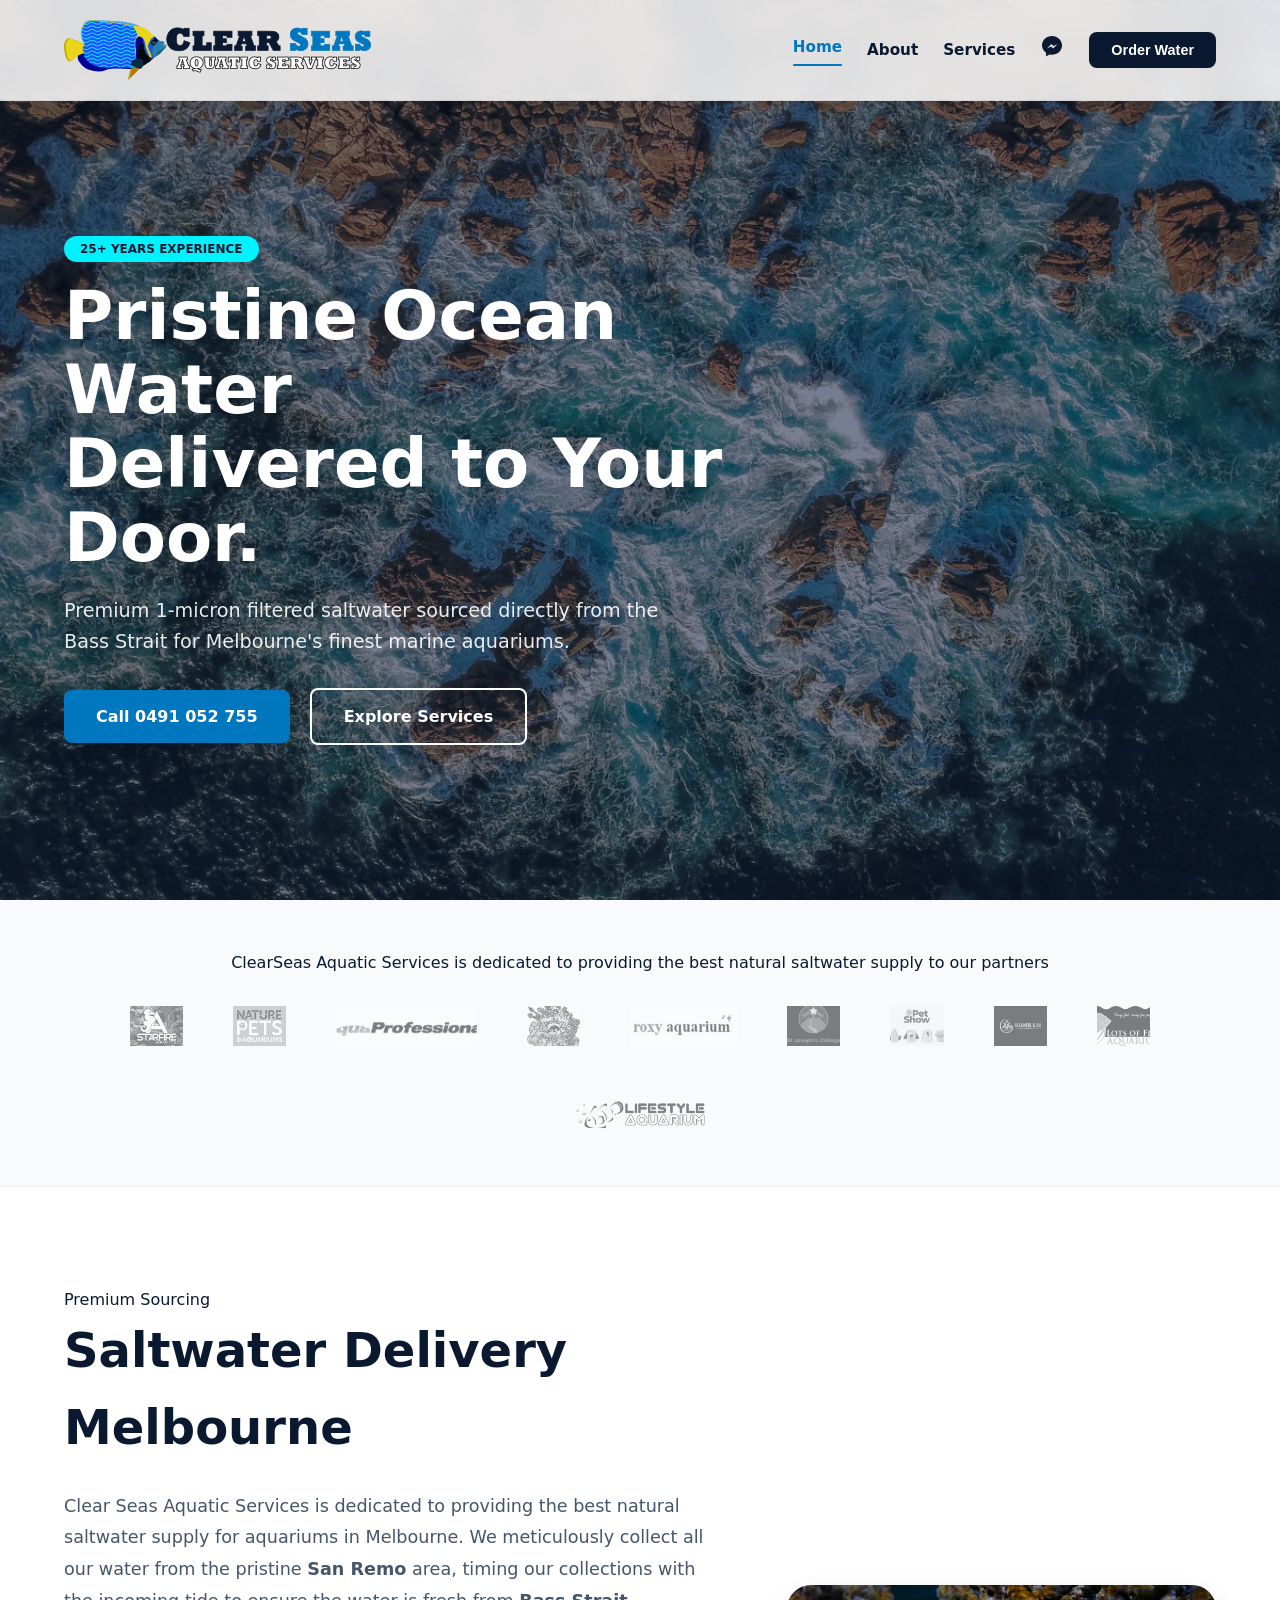
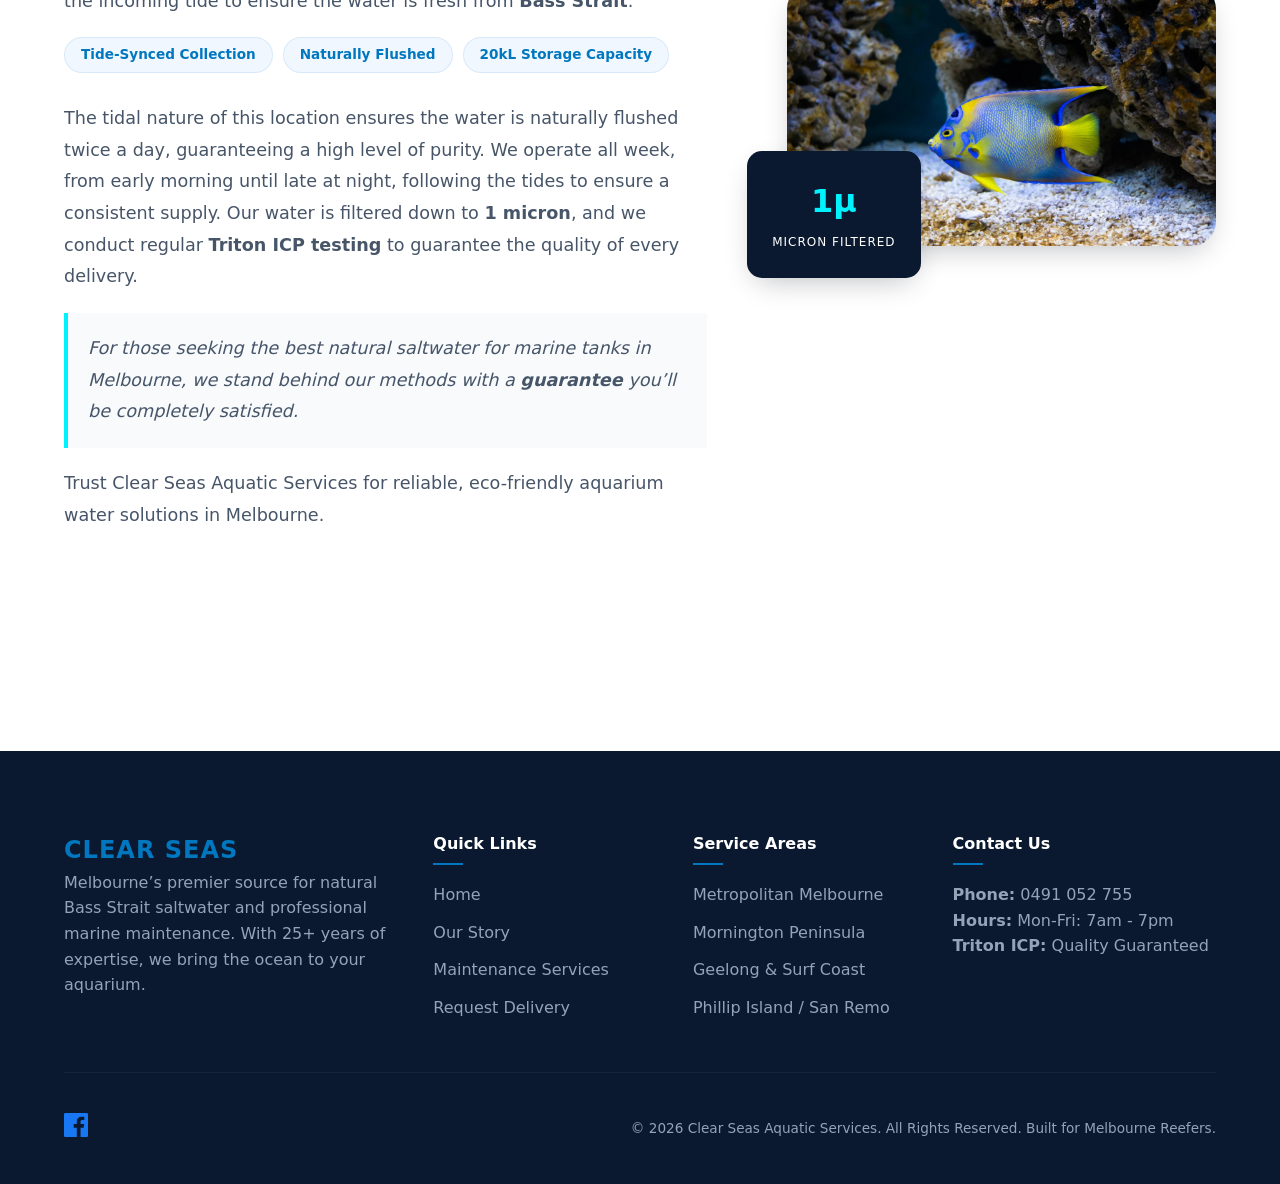
<file: index.html>
<!DOCTYPE html>
<html lang="en-AU">
<head>
    <meta charset="UTF-8">
    <meta name="viewport" content="width=device-width, initial-scale=1.0">
    
    <title>Clear Seas | Natural Saltwater & RODI Delivery Melbourne</title>
    <meta name="description" content="Premium Bass Strait saltwater delivery in Melbourne. Filtered to 1 micron & Triton ICP tested. Serving hobbyists and commercial aquariums.">
    
     <link rel="icon" type="image/png" sizes="16x15" href="img/ClearSeasAquaticServices-FavIcon.png">

       <!-- Social Media Meta Tags (Open Graph) -->
    <meta property="og:title" content="Clear Seas Aquatic Services | Melbourne Aquarium Maintenance">
    <meta property="og:description" content="Professional natural saltwater delivery and marine tank maintenance across Melbourne.">
    <meta property="og:image" content="https://www.clearseasaquatic.com.au/img/ClearSeas-Front-business-card.webp">
    <meta property="og:url" content="https://www.clearseasaquatic.com.au/index.html">
    <meta property="og:type" content="website">

    <script type="application/ld+json">
    {
      "@context": "https://schema.org",
      "@type": "LocalBusiness",
      "name": "Clear Seas Aquatic Services",
      "image": "https://clearseas.com.au/img/ClearSeas-Front-business-card.webp",
      "@id": "https://clearseas.com.au",
      "url": "https://clearseas.com.au",
      "telephone": "+61491052755",
      "priceRange": "$$",
      "address": {
        "@type": "PostalAddress",
        "streetAddress": "Sourced from San Remo",
        "addressLocality": "Melbourne",
        "addressRegion": "VIC",
        "postalCode": "3000",
        "addressCountry": "AU"
      },
      "geo": {
        "@type": "GeoCoordinates",
        "latitude": -37.8136,
        "longitude": 144.9631
      },
      "openingHoursSpecification": {
        "@type": "OpeningHoursSpecification",
        "dayOfWeek": ["Monday", "Tuesday", "Wednesday", "Thursday", "Friday"],
        "opens": "07:00",
        "closes": "19:00"
      },
      "sameAs": ["https://www.facebook.com/ClearSeasAquatic/"]
    }
    </script>

    <link rel="stylesheet" href="css/style2.css">
</head>

<body>
<header class="glass-nav">
    <nav class="container">
        <a href="index.html" class="logo-container">
            <img src="img/ClearSeas-Original-Logo2.webp" alt="Clear Seas Aquatic Services" class="nav-logo-img">
        </a>
        
        <input type="checkbox" id="nav-toggle" class="nav-toggle">
        <label for="nav-toggle" class="nav-toggle-label">
            <span></span>
        </label>

        <ul class="nav-links">
            <li><a href="index.html" class="active">Home</a></li>
            <li><a href="about.html">About</a></li>
            <li><a href="services.html">Services</a></li>
            <li>
                <a href="https://m.me/ClearSeasAquatic" class="messenger-nav" target="_blank" aria-label="Message us on Facebook">
                    <svg xmlns="http://www.w3.org/2000/svg" width="24" height="24" viewBox="0 0 24 24" fill="currentColor">
                        <path d="M12 2C6.477 2 2 6.145 2 11.258c0 2.908 1.462 5.498 3.746 7.151.196.142.31.366.31.603l-.008 2.308a.65.65 0 0 0 .937.584l2.56-1.341a.71.71 0 0 1 .462-.063c.644.18 1.32.276 2.014.276 5.523 0 10-4.145 10-9.258S17.523 2 12 2zm1.107 12.607l-2.071-2.204-4.043 2.204 4.444-4.721 2.128 2.204 3.986-2.204-4.444 4.721z"/>
                    </svg>
                </a>
            </li>
            <li><button id="openModal" class="btn-sm">Order Water</button></li>
        </ul>
    </nav>
</header>

    <main>
<section class="hero parallax" style="background-image: linear-gradient(rgba(10, 25, 47, 0.5), rgba(10, 25, 47, 0.5)), url('img/PhillipIslandVictoria.webp');">
    <div class="hero-content">
        <span class="badge">25+ Years Experience</span>
        <h1>Pristine Ocean Water <br>Delivered to Your Door.</h1>
        <p>Premium 1-micron filtered saltwater sourced directly from the Bass Strait for Melbourne's finest marine aquariums.</p>
        <div class="cta-group">
            <a href="tel:0491052755" class="btn-primary">Call 0491 052 755</a>
            <a href="services.html" class="btn-secondary">Explore Services</a>
        </div>
    </div>
</section>

        <section class="trust-bar">
            <div class="container">
                <p>ClearSeas Aquatic Services is dedicated to providing the best natural saltwater supply to our partners</p>
                <div class="logo-track">
                    <img src="img/StarfireAquatics.jpg" alt="Starfire Aquatics">
                    <img src="img/NaturePetsandAquariums.png" alt="Nature Aquariums">
                    <img src="img/AquaProfessionals.jpg" alt="AquaProfessionals">
                    <img src="img/FirstTimeReeferTV.jpg" alt="First Time Reefer TV">
                    <img src="img/RoxyAquarium.jpg" alt="Roxy Aquarium">
                    <img src="img/StJosephsCollegeFTG.jpg" alt="St. Joseph's College">
                    <img src="img/ThePetShow2024MelbourneShowGrounds.jpg" alt="The Pet Show Melbourne Showgrounds">
                    <img src="img/AtlantisandCo.png" alt="Atlantis and Co">
                    <img src="img/LotsOfFinsAquarium.png" alt="LotsOfFinsAquarium">
                    <img src="img/LifestyleAquarium.png" alt="LifestyleAquarium"
                </div>
            </div>
        </section>

        <section class="deep-dive">
    <div class="container grid-2">
        <div class="text-block">
            <span class="lead">Premium Sourcing</span>
            <h1>Saltwater Delivery Melbourne</h1>
            <p>
                Clear Seas Aquatic Services is dedicated to providing the best natural saltwater supply for aquariums in Melbourne. 
                We meticulously collect all our water from the pristine <strong>San Remo</strong> area, timing our collections with the incoming tide to ensure the water is fresh from <strong>Bass Strait</strong>.
            </p>
            
            <div class="feature-pills">
                <span>Tide-Synced Collection</span>
                <span>Naturally Flushed</span>
                <span>20kL Storage Capacity</span>
            </div>

            <p>
                The tidal nature of this location ensures the water is naturally flushed twice a day, guaranteeing a high level of purity. 
                We operate all week, from early morning until late at night, following the tides to ensure a consistent supply. 
                Our water is filtered down to <strong>1 micron</strong>, and we conduct regular <strong>Triton ICP testing</strong> to guarantee the quality of every delivery.
            </p>
            
            <p class="guarantee">
                For those seeking the best natural saltwater for marine tanks in Melbourne, we stand behind our methods with a <strong>guarantee</strong> you’ll be completely satisfied.
            </p>
            
            <p>Trust Clear Seas Aquatic Services for reliable, eco-friendly aquarium water solutions in Melbourne.</p>
        </div>
        
        <div class="image-block">
            <img src="img/QueenAngelfishMelbourne.webp" alt="San Remo Bass Strait Water Sourcing" class="side-img">
            <div class="stat-card">
                <span class="stat-number">1μ</span>
                <span class="stat-label">Micron Filtered</span>
            </div>
        </div>
    </div>

</section>
    </main>

<div id="modal" class="modal">
    <div class="modal-content">
        <span class="close-btn">&times;</span>
        <h2>Aquatic Service Request</h2>
        <p>Melbourne Metro & Regional Victoria</p>
        
        <form action="https://formspree.io/f/xeepblbe" method="POST" id="orderForm">
            
            <input type="text" name="_gotcha" style="display:none">

            <div class="form-group">
                <input type="text" name="name" placeholder="Your Name" required>
            </div>
            <div class="form-group">
                <input type="tel" name="phone" placeholder="Phone Number" required>
            </div>
            <div class="form-group">
                <input type="email" name="email" placeholder="Email Address" required>
            </div>
            <div class="form-group">
                <select name="service" required>
                    <option value="" disabled selected>Select Service</option>
                    <option value="Natural Saltwater">Natural Saltwater Delivery</option>
                    <option value="RODI Water">RODI Purified Water</option>
                    <option value="Maintenance">Professional Tank Maintenance</option>
                    <option value="Troubleshooting">System Troubleshooting</option>
                </select>
            </div>
            <div class="form-group">
                <input type="text" name="suburb" placeholder="Delivery Suburb" required>
            </div>
            <div class="form-group">
                <textarea name="message" placeholder="Additional Details (Tank size, specific needs...)" rows="3" style="width:100%; padding:12px; border-radius:8px; border:1px solid #e2e8f0; font-family:inherit;"></textarea>
            </div>
            
            <button type="submit" class="btn-primary full-width">Send Request</button>
        </form>
    </div>
</div>

        <footer class="main-footer">
    <div class="container footer-grid">
        <div class="footer-brand">
            <div class="logo"><span>CLEAR SEAS</span></div>
            <p>Melbourne’s premier source for natural Bass Strait saltwater and professional marine maintenance. With 25+ years of expertise, we bring the ocean to your aquarium.</p>
            
        </div>

        <div class="footer-links">
            <h4>Quick Links</h4>
            <ul>
                <li><a href="index.html">Home</a></li>
                <li><a href="about.html">Our Story</a></li>
                <li><a href="services.html">Maintenance Services</a></li>
                <li><a href="#openModal" id="footerCTA">Request Delivery</a></li>
            </ul>
        </div>

        <div class="footer-services">
            <h4>Service Areas</h4>
            <ul>
                <li>Metropolitan Melbourne</li>
                <li>Mornington Peninsula</li>
                <li>Geelong & Surf Coast</li>
                <li>Phillip Island / San Remo</li>
            </ul>
        </div>

        <div class="footer-contact">
            <h4>Contact Us</h4>
            <p><strong>Phone:</strong> <a href="tel:0491052755">0491 052 755</a></p>
            <p><strong>Hours:</strong> Mon-Fri: 7am - 7pm</p>
            <p><strong>Triton ICP:</strong> Quality Guaranteed</p>
        </div>
    </div>

    <div class="footer-bottom container">
        <a href="https://www.facebook.com/ClearSeasAquatic/" class="facebook-link" target="_blank">
    <svg xmlns="http://www.w3.org/2000/svg" width="24" height="24" viewBox="0 0 24 24" fill="#1877F2">
        <path d="M22.675 0h-21.35c-.732 0-1.325.593-1.325 1.325v21.351c0 .731.593 1.324 1.325 1.324h11.495v-9.294h-3.128v-3.622h3.128v-2.671c0-3.1 1.893-4.788 4.659-4.788 1.325 0 2.463.099 2.795.143v3.24l-1.918.001c-1.504 0-1.795.715-1.795 1.763v2.313h3.587l-.467 3.622h-3.12v9.293h6.116c.73 0 1.323-.593 1.323-1.324v-21.35c0-.732-.593-1.325-1.325-1.325z"/>
    </svg>
</a>
        <p>&copy; 2026 Clear Seas Aquatic Services. All Rights Reserved. Built for Melbourne Reefers.</p>
    </div>
</footer>

    <script src="js/main.js"></script>
</body>
</html>
</file>
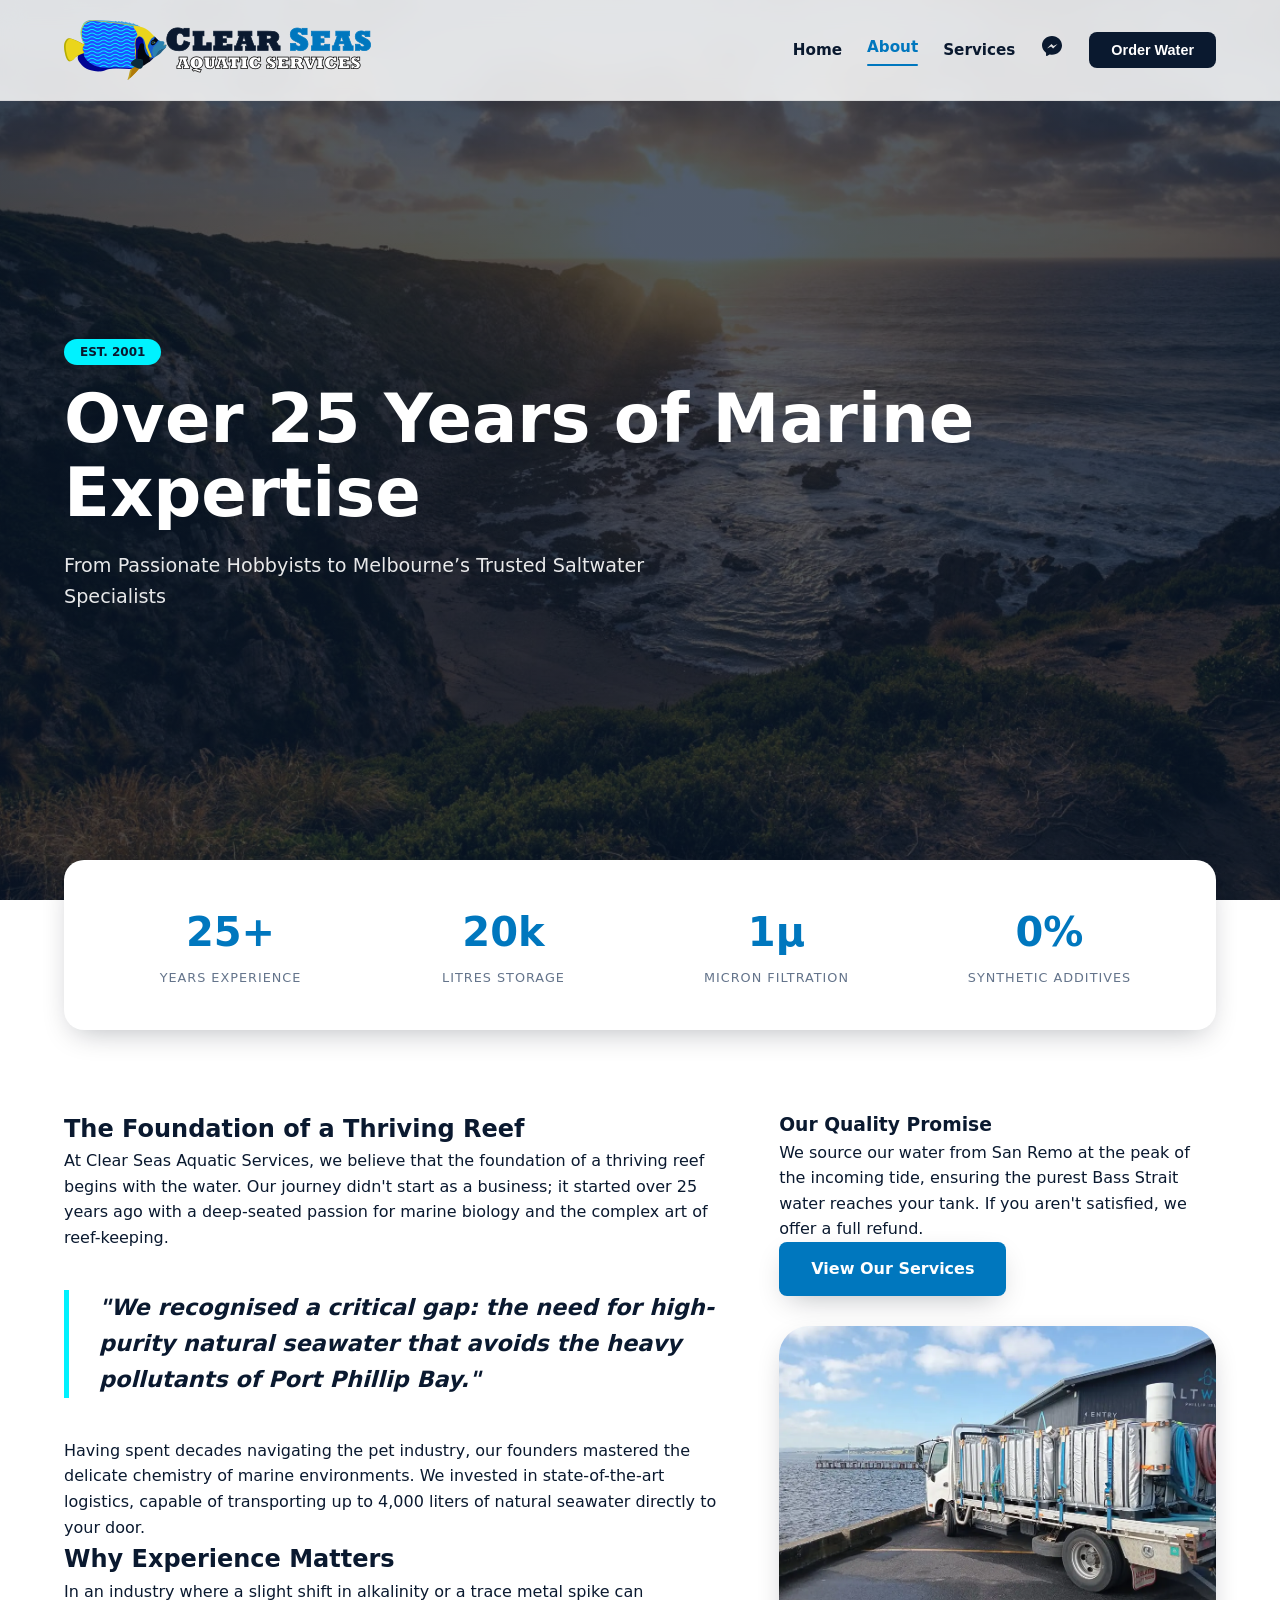
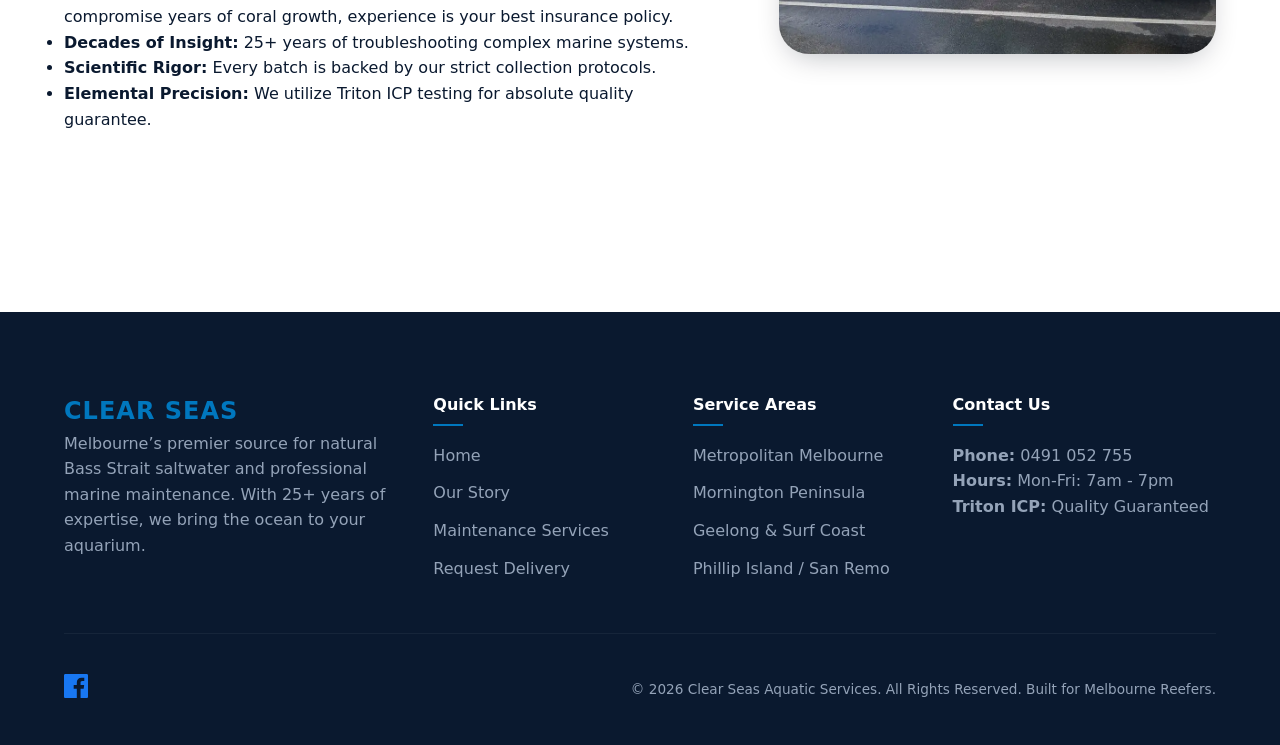
<file: about.html>
<!DOCTYPE html>
<html lang="en-AU">
<head>
    <meta charset="UTF-8">
    <meta name="viewport" content="width=device-width, initial-scale=1.0">
    <title>About Us | 25+ Years Marine Expertise | Clear Seas</title>

    <link rel="icon" type="image/png" sizes="16x15" href="img/ClearSeasAquaticServices-FavIcon.png">

       <!-- Social Media Meta Tags (Open Graph) -->
    <meta property="og:title" content="Clear Seas Aquatic Services | Melbourne Aquarium Maintenance">
    <meta property="og:description" content="Professional natural saltwater delivery and marine tank maintenance across Melbourne.">
    <meta property="og:image" content="https://www.clearseasaquatic.com.au/img/ClearSeas-Front-business-card.webp">
    <meta property="og:url" content="https://www.clearseasaquatic.com.au/index.html">
    <meta property="og:type" content="website">

    <script type="application/ld+json">
    {
      "@context": "https://schema.org",
      "@type": "AboutPage",
      "mainEntity": {
        "@type": "Organization",
        "name": "Clear Seas Aquatic Services",
        "description": "Marine aquarium specialists with over 25 years of experience in fish-keeping and natural seawater supply in Melbourne.",
        "foundingDate": "2001", 
        "knowsAbout": ["Marine Biology", "Aquarium Chemistry", "Reef Tank Maintenance", "Natural Seawater Filtration"]
      }
    }
    </script>

    <link rel="stylesheet" href="css/style2.css">
</head>
<body>
<header class="glass-nav">
    <nav class="container">
        <a href="index.html" class="logo-container">
            <img src="img/ClearSeas-Original-Logo2.webp" alt="Clear Seas Aquatic Services" class="nav-logo-img">
        </a>
        
        <input type="checkbox" id="nav-toggle" class="nav-toggle">
        <label for="nav-toggle" class="nav-toggle-label">
            <span></span>
        </label>

        <ul class="nav-links">
             <li><a href="index.html">Home</a></li>
            <li><a href="about.html" class="active">About</a></li>
            <li><a href="services.html">Services</a></li>
            <li>
                <a href="https://m.me/ClearSeasAquatic" class="messenger-nav" target="_blank" aria-label="Message us on Facebook">
                    <svg xmlns="http://www.w3.org/2000/svg" width="24" height="24" viewBox="0 0 24 24" fill="currentColor">
                        <path d="M12 2C6.477 2 2 6.145 2 11.258c0 2.908 1.462 5.498 3.746 7.151.196.142.31.366.31.603l-.008 2.308a.65.65 0 0 0 .937.584l2.56-1.341a.71.71 0 0 1 .462-.063c.644.18 1.32.276 2.014.276 5.523 0 10-4.145 10-9.258S17.523 2 12 2zm1.107 12.607l-2.071-2.204-4.043 2.204 4.444-4.721 2.128 2.204 3.986-2.204-4.444 4.721z"/>
                    </svg>
                </a>
            </li>
            <li><button id="openModal" class="btn-sm">Order Water</button></li>
        </ul>
    </nav>
</header>

<main class="sub-page">
    <section class="about-hero parallax" style="background-image: linear-gradient(rgba(10, 25, 47, 0.7), rgba(10, 25, 47, 0.7)), url('img/PhillipIslandVictoria2.webp');">
        <div class="container">
            <span class="badge">Est. 2001</span>
            <h1 class="white-text">Over 25 Years of Marine Expertise</h1>
            <p class="lead white-text">From Passionate Hobbyists to Melbourne’s Trusted Saltwater Specialists</p>
        </div>
    </section>

    <section class="stats-bar container">
        <div class="stat-item">
            <span class="stat-value">25+</span>
            <span class="stat-desc">Years Experience</span>
        </div>
        <div class="stat-item">
            <span class="stat-value">20k</span>
            <span class="stat-desc">Litres Storage</span>
        </div>
        <div class="stat-item">
            <span class="stat-value">1μ</span>
            <span class="stat-desc">Micron Filtration</span>
        </div>
        <div class="stat-item">
            <span class="stat-value">0%</span>
            <span class="stat-desc">Synthetic Additives</span>
        </div>
    </section>

    <section class="container content-grid-split">
        <div class="text-block">
            <h2>The Foundation of a Thriving Reef</h2>
            <p>At Clear Seas Aquatic Services, we believe that the foundation of a thriving reef begins with the water. Our journey didn't start as a business; it started over 25 years ago with a deep-seated passion for marine biology and the complex art of reef-keeping.</p>
            
            <div class="quote-block">
                "We recognised a critical gap: the need for high-purity natural seawater that avoids the heavy pollutants of Port Phillip Bay."
            </div>

            <p>Having spent decades navigating the pet industry, our founders mastered the delicate chemistry of marine environments. We invested in state-of-the-art logistics, capable of transporting up to 4,000 liters of natural seawater directly to your door.</p>
            
            <h2>Why Experience Matters</h2>
            <p>In an industry where a slight shift in alkalinity or a trace metal spike can compromise years of coral growth, experience is your best insurance policy.</p>
            
            <ul class="feature-list">
                <li><strong>Decades of Insight:</strong> 25+ years of troubleshooting complex marine systems.</li>
                <li><strong>Scientific Rigor:</strong> Every batch is backed by our strict collection protocols.</li>
                <li><strong>Elemental Precision:</strong> We utilize Triton ICP testing for absolute quality guarantee.</li>
            </ul>
        </div>

        <aside class="side-content">
            <div class="card highlight">
                <h3>Our Quality Promise</h3>
                <p>We source our water from San Remo at the peak of the incoming tide, ensuring the purest Bass Strait water reaches your tank. If you aren't satisfied, we offer a full refund.</p>
                <a href="services.html" class="btn-primary">View Our Services</a>
            </div>
            <img src="img/san-remo-collection.webp" alt="San Remo Collection Point" class="side-img-rounded">
        </aside>
    </section>
</main>

<div id="modal" class="modal">
    <div class="modal-content">
        <span class="close-btn">&times;</span>
        <h2>Aquatic Service Request</h2>
        <p>Melbourne Metro & Regional Victoria</p>
        
        <form action="https://formspree.io/f/xeepblbe" method="POST" id="orderForm">
            
            <input type="text" name="_gotcha" style="display:none">

            <div class="form-group">
                <input type="text" name="name" placeholder="Your Name" required>
            </div>
            <div class="form-group">
                <input type="tel" name="phone" placeholder="Phone Number" required>
            </div>
            <div class="form-group">
                <input type="email" name="email" placeholder="Email Address" required>
            </div>
            <div class="form-group">
                <select name="service" required>
                    <option value="" disabled selected>Select Service</option>
                    <option value="Natural Saltwater">Natural Saltwater Delivery</option>
                    <option value="RODI Water">RODI Purified Water</option>
                    <option value="Maintenance">Professional Tank Maintenance</option>
                    <option value="Troubleshooting">System Troubleshooting</option>
                </select>
            </div>
            <div class="form-group">
                <input type="text" name="suburb" placeholder="Delivery Suburb" required>
            </div>
            <div class="form-group">
                <textarea name="message" placeholder="Additional Details (Tank size, specific needs...)" rows="3" style="width:100%; padding:12px; border-radius:8px; border:1px solid #e2e8f0; font-family:inherit;"></textarea>
            </div>
            
            <button type="submit" class="btn-primary full-width">Send Request</button>
        </form>
    </div>
</div>

        <footer class="main-footer">
    <div class="container footer-grid">
        <div class="footer-brand">
            <div class="logo"><span>CLEAR SEAS</span></div>
            <p>Melbourne’s premier source for natural Bass Strait saltwater and professional marine maintenance. With 25+ years of expertise, we bring the ocean to your aquarium.</p>
            
        </div>

        <div class="footer-links">
            <h4>Quick Links</h4>
            <ul>
                <li><a href="index.html">Home</a></li>
                <li><a href="about.html">Our Story</a></li>
                <li><a href="services.html">Maintenance Services</a></li>
                <li><a href="#openModal" id="footerCTA">Request Delivery</a></li>
            </ul>
        </div>

        <div class="footer-services">
            <h4>Service Areas</h4>
            <ul>
                <li>Metropolitan Melbourne</li>
                <li>Mornington Peninsula</li>
                <li>Geelong & Surf Coast</li>
                <li>Phillip Island / San Remo</li>
            </ul>
        </div>

        <div class="footer-contact">
            <h4>Contact Us</h4>
            <p><strong>Phone:</strong> <a href="tel:0491052755">0491 052 755</a></p>
            <p><strong>Hours:</strong> Mon-Fri: 7am - 7pm</p>
            <p><strong>Triton ICP:</strong> Quality Guaranteed</p>
        </div>
    </div>

    <div class="footer-bottom container">
        <a href="https://www.facebook.com/ClearSeasAquatic/" class="facebook-link" target="_blank">
    <svg xmlns="http://www.w3.org/2000/svg" width="24" height="24" viewBox="0 0 24 24" fill="#1877F2">
        <path d="M22.675 0h-21.35c-.732 0-1.325.593-1.325 1.325v21.351c0 .731.593 1.324 1.325 1.324h11.495v-9.294h-3.128v-3.622h3.128v-2.671c0-3.1 1.893-4.788 4.659-4.788 1.325 0 2.463.099 2.795.143v3.24l-1.918.001c-1.504 0-1.795.715-1.795 1.763v2.313h3.587l-.467 3.622h-3.12v9.293h6.116c.73 0 1.323-.593 1.323-1.324v-21.35c0-.732-.593-1.325-1.325-1.325z"/>
    </svg>
</a>
        <p>&copy; 2026 Clear Seas Aquatic Services. All Rights Reserved. Built for Melbourne Reefers.</p>
    </div>
</footer>

    <script src="js/main.js"></script>
</body>
</html>
</file>
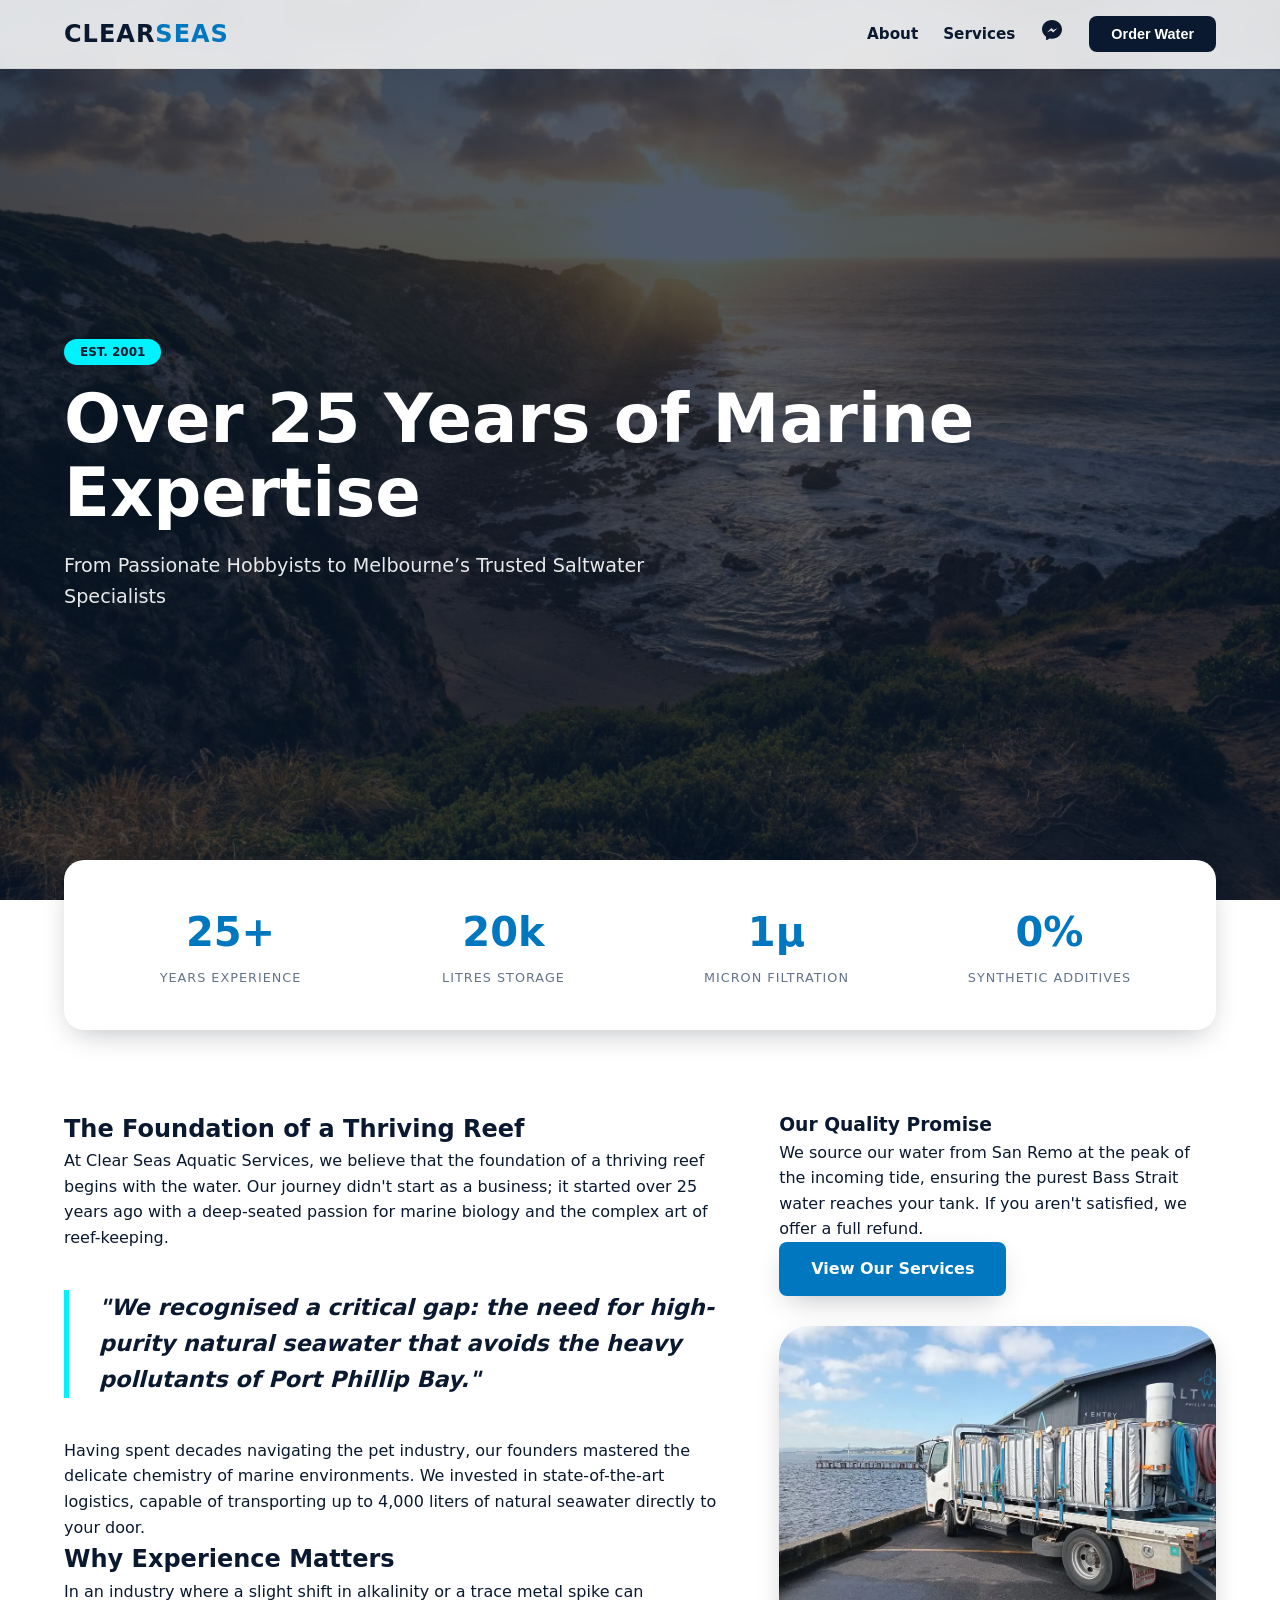
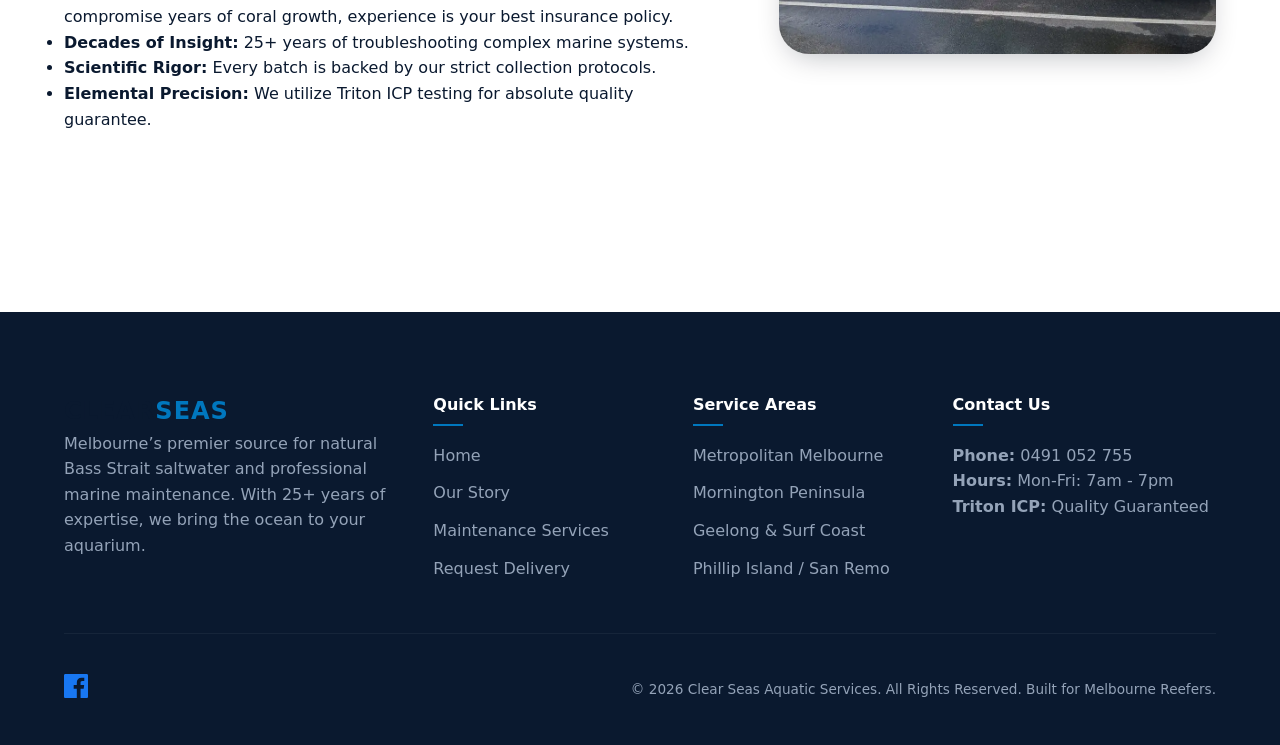
<file: about2.html>
<!DOCTYPE html>
<html lang="en-AU">
<head>
    <meta charset="UTF-8">
    <meta name="viewport" content="width=device-width, initial-scale=1.0">
    <title>About Us | 25+ Years Marine Expertise | Clear Seas</title>

    <link rel="icon" type="image/png" sizes="16x15" href="img/ClearSeasAquaticServices-FavIcon.png">

    <script type="application/ld+json">
    {
      "@context": "https://schema.org",
      "@type": "AboutPage",
      "mainEntity": {
        "@type": "Organization",
        "name": "Clear Seas Aquatic Services",
        "description": "Marine aquarium specialists with over 25 years of experience in fish-keeping and natural seawater supply in Melbourne.",
        "foundingDate": "2001", 
        "knowsAbout": ["Marine Biology", "Aquarium Chemistry", "Reef Tank Maintenance", "Natural Seawater Filtration"]
      }
    }
    </script>

    <link rel="stylesheet" href="css/style2.css">
</head>
<body>
<header class="glass-nav">
    <nav class="container">
        <a href="index.html" class="logo">CLEAR<span>SEAS</span></a>
        
        <input type="checkbox" id="nav-toggle" class="nav-toggle">
        <label for="nav-toggle" class="nav-toggle-label">
            <span></span>
        </label>

        <ul class="nav-links">
            <li><a href="about.html">About</a></li>
            <li><a href="services.html">Services</a></li>
            <li>
                <a href="https://m.me/ClearSeasAquatic" class="messenger-nav" target="_blank" aria-label="Message us on Facebook">
                    <svg xmlns="http://www.w3.org/2000/svg" width="24" height="24" viewBox="0 0 24 24" fill="currentColor">
                        <path d="M12 2C6.477 2 2 6.145 2 11.258c0 2.908 1.462 5.498 3.746 7.151.196.142.31.366.31.603l-.008 2.308a.65.65 0 0 0 .937.584l2.56-1.341a.71.71 0 0 1 .462-.063c.644.18 1.32.276 2.014.276 5.523 0 10-4.145 10-9.258S17.523 2 12 2zm1.107 12.607l-2.071-2.204-4.043 2.204 4.444-4.721 2.128 2.204 3.986-2.204-4.444 4.721z"/>
                    </svg>
                </a>
            </li>
            <li><button id="openModal" class="btn-sm">Order Water</button></li>
        </ul>
    </nav>
</header>

<main class="sub-page">
    <section class="about-hero parallax" style="background-image: linear-gradient(rgba(10, 25, 47, 0.7), rgba(10, 25, 47, 0.7)), url('img/PhillipIslandVictoria2.webp');">
        <div class="container">
            <span class="badge">Est. 2001</span>
            <h1 class="white-text">Over 25 Years of Marine Expertise</h1>
            <p class="lead white-text">From Passionate Hobbyists to Melbourne’s Trusted Saltwater Specialists</p>
        </div>
    </section>

    <section class="stats-bar container">
        <div class="stat-item">
            <span class="stat-value">25+</span>
            <span class="stat-desc">Years Experience</span>
        </div>
        <div class="stat-item">
            <span class="stat-value">20k</span>
            <span class="stat-desc">Litres Storage</span>
        </div>
        <div class="stat-item">
            <span class="stat-value">1μ</span>
            <span class="stat-desc">Micron Filtration</span>
        </div>
        <div class="stat-item">
            <span class="stat-value">0%</span>
            <span class="stat-desc">Synthetic Additives</span>
        </div>
    </section>

    <section class="container content-grid-split">
        <div class="text-block">
            <h2>The Foundation of a Thriving Reef</h2>
            <p>At Clear Seas Aquatic Services, we believe that the foundation of a thriving reef begins with the water. Our journey didn't start as a business; it started over 25 years ago with a deep-seated passion for marine biology and the complex art of reef-keeping.</p>
            
            <div class="quote-block">
                "We recognised a critical gap: the need for high-purity natural seawater that avoids the heavy pollutants of Port Phillip Bay."
            </div>

            <p>Having spent decades navigating the pet industry, our founders mastered the delicate chemistry of marine environments. We invested in state-of-the-art logistics, capable of transporting up to 4,000 liters of natural seawater directly to your door.</p>
            
            <h2>Why Experience Matters</h2>
            <p>In an industry where a slight shift in alkalinity or a trace metal spike can compromise years of coral growth, experience is your best insurance policy.</p>
            
            <ul class="feature-list">
                <li><strong>Decades of Insight:</strong> 25+ years of troubleshooting complex marine systems.</li>
                <li><strong>Scientific Rigor:</strong> Every batch is backed by our strict collection protocols.</li>
                <li><strong>Elemental Precision:</strong> We utilize Triton ICP testing for absolute quality guarantee.</li>
            </ul>
        </div>

        <aside class="side-content">
            <div class="card highlight">
                <h3>Our Quality Promise</h3>
                <p>We source our water from San Remo at the peak of the incoming tide, ensuring the purest Bass Strait water reaches your tank. If you aren't satisfied, we offer a full refund.</p>
                <a href="services.html" class="btn-primary">View Our Services</a>
            </div>
            <img src="img/san-remo-collection.webp" alt="San Remo Collection Point" class="side-img-rounded">
        </aside>
    </section>
</main>

        <footer class="main-footer">
    <div class="container footer-grid">
        <div class="footer-brand">
            <div class="logo">CLEAR<span>SEAS</span></div>
            <p>Melbourne’s premier source for natural Bass Strait saltwater and professional marine maintenance. With 25+ years of expertise, we bring the ocean to your aquarium.</p>
            
        </div>

        <div class="footer-links">
            <h4>Quick Links</h4>
            <ul>
                <li><a href="index.html">Home</a></li>
                <li><a href="about.html">Our Story</a></li>
                <li><a href="services.html">Maintenance Services</a></li>
                <li><a href="#openModal" id="footerCTA">Request Delivery</a></li>
            </ul>
        </div>

        <div class="footer-services">
            <h4>Service Areas</h4>
            <ul>
                <li>Metropolitan Melbourne</li>
                <li>Mornington Peninsula</li>
                <li>Geelong & Surf Coast</li>
                <li>Phillip Island / San Remo</li>
            </ul>
        </div>

        <div class="footer-contact">
            <h4>Contact Us</h4>
            <p><strong>Phone:</strong> <a href="tel:0491052755">0491 052 755</a></p>
            <p><strong>Hours:</strong> Mon-Fri: 7am - 7pm</p>
            <p><strong>Triton ICP:</strong> Quality Guaranteed</p>
        </div>
    </div>

    <div class="footer-bottom container">
        <a href="https://www.facebook.com/ClearSeasAquatic/" class="facebook-link" target="_blank">
    <svg xmlns="http://www.w3.org/2000/svg" width="24" height="24" viewBox="0 0 24 24" fill="#1877F2">
        <path d="M22.675 0h-21.35c-.732 0-1.325.593-1.325 1.325v21.351c0 .731.593 1.324 1.325 1.324h11.495v-9.294h-3.128v-3.622h3.128v-2.671c0-3.1 1.893-4.788 4.659-4.788 1.325 0 2.463.099 2.795.143v3.24l-1.918.001c-1.504 0-1.795.715-1.795 1.763v2.313h3.587l-.467 3.622h-3.12v9.293h6.116c.73 0 1.323-.593 1.323-1.324v-21.35c0-.732-.593-1.325-1.325-1.325z"/>
    </svg>
</a>
        <p>&copy; 2026 Clear Seas Aquatic Services. All Rights Reserved. Built for Melbourne Reefers.</p>
    </div>
</footer>

    <script src="js/main.js"></script>
</body>
</html>
</file>
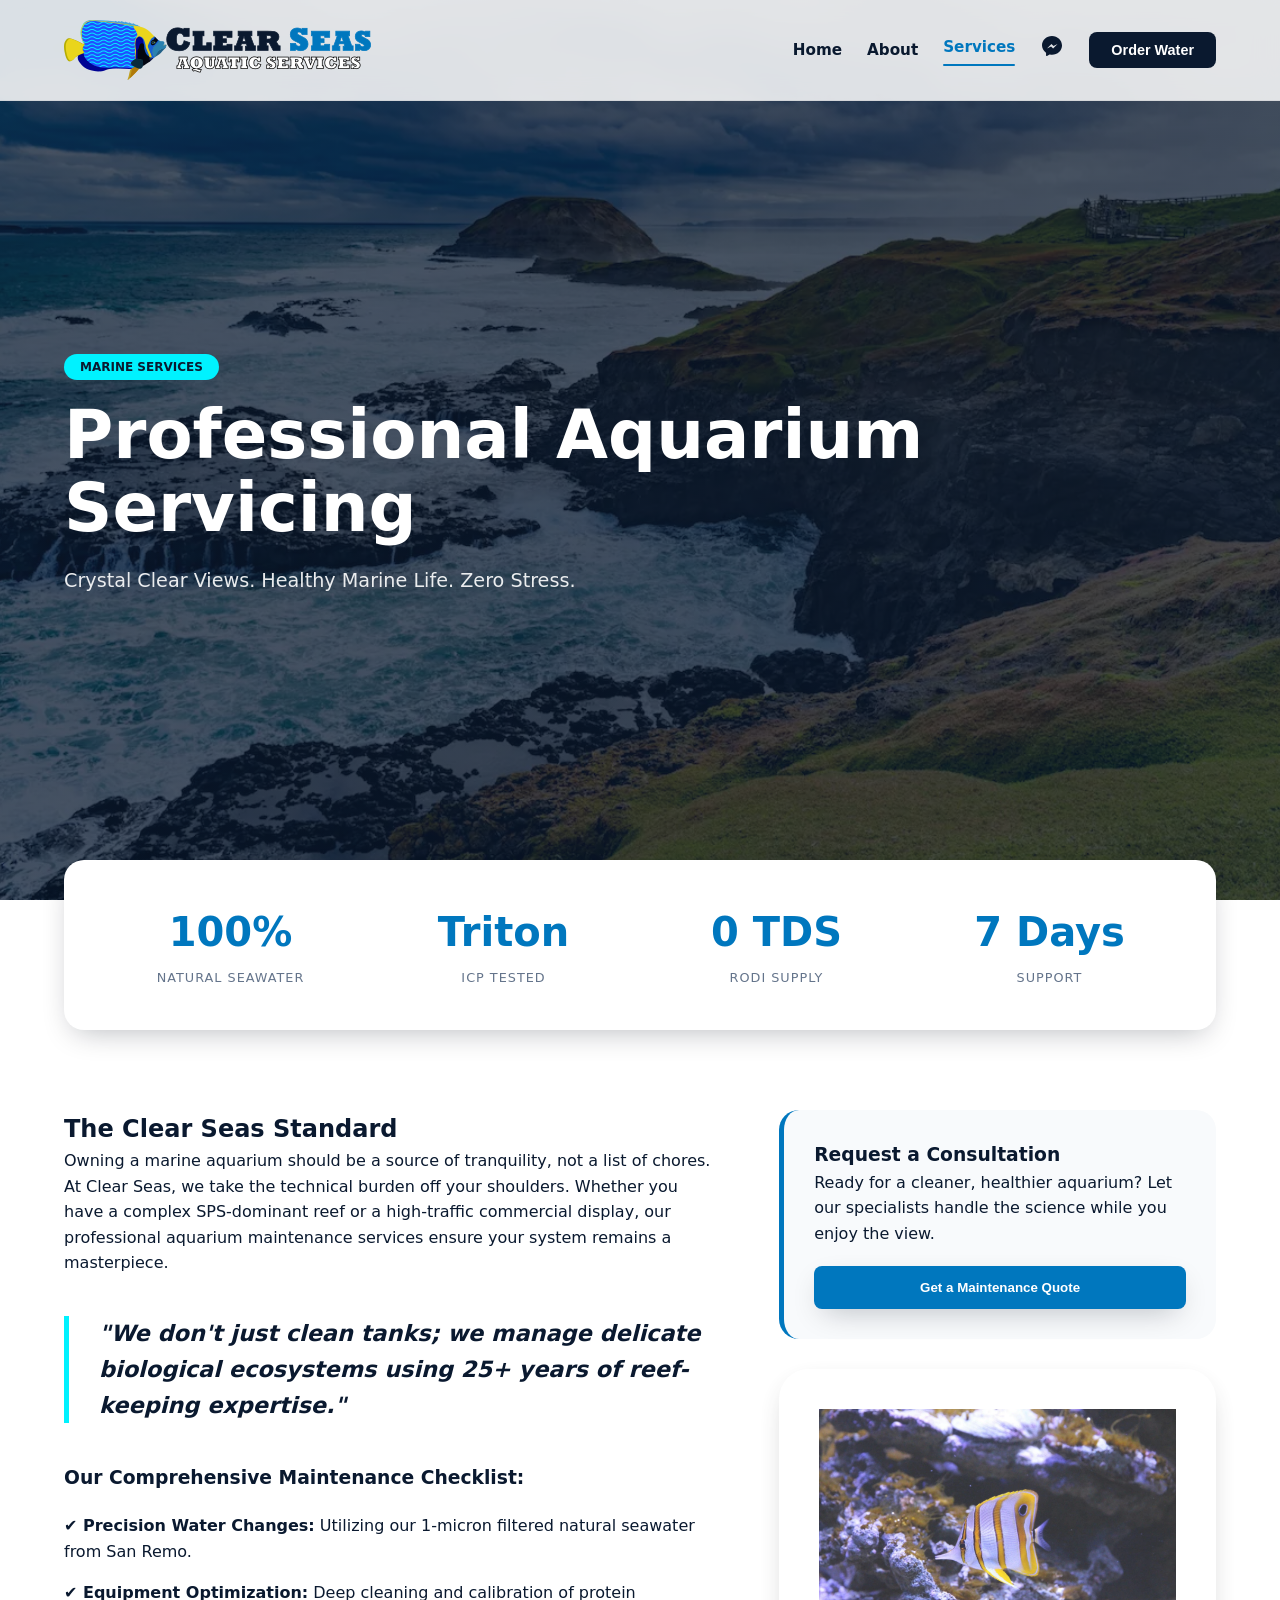
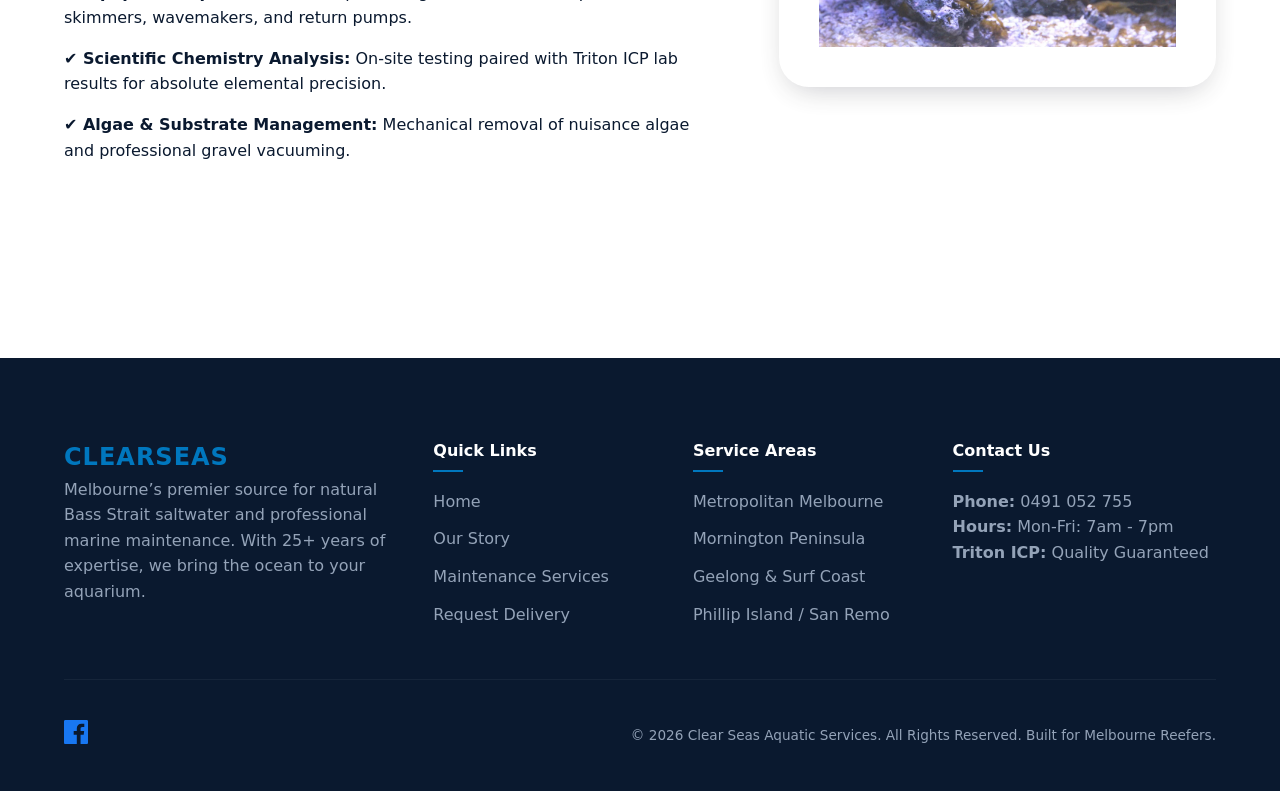
<file: services.html>
<!DOCTYPE html>
<html lang="en-AU">
<head>
    <meta charset="UTF-8">
    <meta name="viewport" content="width=device-width, initial-scale=1.0">
    <title>Aquarium Maintenance Melbourne | Professional Tank Cleaning</title>
    
    <link rel="icon" type="image/png" sizes="16x15" href="img/ClearSeasAquaticServices-FavIcon.png">

       <!-- Social Media Meta Tags (Open Graph) -->
    <meta property="og:title" content="Clear Seas Aquatic Services | Melbourne Aquarium Maintenance">
    <meta property="og:description" content="Professional natural saltwater delivery and marine tank maintenance across Melbourne.">
    <meta property="og:image" content="https://www.clearseasaquatic.com.au/img/ClearSeas-Front-business-card.webp">
    <meta property="og:url" content="https://www.clearseasaquatic.com.au/index.html">
    <meta property="og:type" content="website">

    <script type="application/ld+json">
    {
      "@context": "https://schema.org",
      "@type": "Service",
      "serviceType": "Aquarium Maintenance",
      "provider": {
        "@type": "LocalBusiness",
        "name": "Clear Seas Aquatic Services"
      },
      "areaServed": {
        "@type": "City",
        "name": "Melbourne"
      },
      "hasOfferCatalog": {
        "@type": "OfferCatalog",
        "name": "Aquatic Services",
        "itemListElement": [
          {
            "@type": "Offer",
            "itemOffered": {
              "@type": "Service",
              "name": "Professional Tank Maintenance",
              "description": "Full-service marine tank cleaning and chemistry analysis."
            }
          },
          {
            "@type": "Offer",
            "itemOffered": {
              "@type": "Service",
              "name": "Natural Saltwater Delivery",
              "description": "1-micron filtered Bass Strait seawater delivered across Melbourne."
            }
          }
        ]
      }
    }
    </script>

    <link rel="stylesheet" href="css/style2.css">
</head>
<body>

<header class="glass-nav">
    <nav class="container">
        <a href="index.html" class="logo-container">
            <img src="img/ClearSeas-Original-Logo2.webp" alt="Clear Seas Aquatic Services" class="nav-logo-img">
        </a>
        
        <input type="checkbox" id="nav-toggle" class="nav-toggle">
        <label for="nav-toggle" class="nav-toggle-label"><span></span></label>

        <ul class="nav-links">
            <li><a href="index.html">Home</a></li>
            <li><a href="about.html">About</a></li>
            <li><a href="services.html" class="active">Services</a></li>
            <li>
                <a href="https://m.me/ClearSeasAquatic" class="messenger-nav" target="_blank" aria-label="Message us on Facebook">
                    <svg xmlns="http://www.w3.org/2000/svg" width="24" height="24" viewBox="0 0 24 24" fill="currentColor">
                        <path d="M12 2C6.477 2 2 6.145 2 11.258c0 2.908 1.462 5.498 3.746 7.151.196.142.31.366.31.603l-.008 2.308a.65.65 0 0 0 .937.584l2.56-1.341a.71.71 0 0 1 .462-.063c.644.18 1.32.276 2.014.276 5.523 0 10-4.145 10-9.258S17.523 2 12 2zm1.107 12.607l-2.071-2.204-4.043 2.204 4.444-4.721 2.128 2.204 3.986-2.204-4.444 4.721z"/>
                    </svg>
                </a>
            </li>
            <li><button id="openModal" class="btn-sm">Order Water</button></li>
        </ul>
    </nav>
</header>

<main class="sub-page">
    <section class="about-hero parallax" style="background-image: linear-gradient(rgba(10, 25, 47, 0.75), rgba(10, 25, 47, 0.75)), url('img/PhillipIslandVictoria3.webp');">
        <div class="container">
            <span class="badge">Marine Services</span>
            <h1 class="white-text">Professional Aquarium Servicing</h1>
            <p class="lead white-text">Crystal Clear Views. Healthy Marine Life. Zero Stress.</p>
        </div>
    </section>

    <section class="stats-bar container">
        <div class="stat-item">
            <span class="stat-value">100%</span>
            <span class="stat-desc">Natural Seawater</span>
        </div>
        <div class="stat-item">
            <span class="stat-value">Triton</span>
            <span class="stat-desc">ICP Tested</span>
        </div>
        <div class="stat-item">
            <span class="stat-value">0 TDS</span>
            <span class="stat-desc">RODI Supply</span>
        </div>
        <div class="stat-item">
            <span class="stat-value">7 Days</span>
            <span class="stat-desc">Support</span>
        </div>
    </section>

    <section class="container content-grid-split">
        <div class="text-block">
            <h2>The Clear Seas Standard</h2>
            <p>Owning a marine aquarium should be a source of tranquility, not a list of chores. At Clear Seas, we take the technical burden off your shoulders. Whether you have a complex SPS-dominant reef or a high-traffic commercial display, our professional aquarium maintenance services ensure your system remains a masterpiece.</p>
            
            <div class="quote-block">
                "We don't just clean tanks; we manage delicate biological ecosystems using 25+ years of reef-keeping expertise."
            </div>

            <h3>Our Comprehensive Maintenance Checklist:</h3>
            <ul class="feature-list" style="list-style: none; margin-top: 20px;">
                <li style="margin-bottom: 15px;"><strong>✔️ Precision Water Changes:</strong> Utilizing our 1-micron filtered natural seawater from San Remo.</li>
                <li style="margin-bottom: 15px;"><strong>✔️ Equipment Optimization:</strong> Deep cleaning and calibration of protein skimmers, wavemakers, and return pumps.</li>
                <li style="margin-bottom: 15px;"><strong>✔️ Scientific Chemistry Analysis:</strong> On-site testing paired with Triton ICP lab results for absolute elemental precision.</li>
                <li style="margin-bottom: 15px;"><strong>✔️ Algae & Substrate Management:</strong> Mechanical removal of nuisance algae and professional gravel vacuuming.</li>
            </ul>
        </div>

        <aside class="side-content">
            <div class="card highlight" style="background: #f8fafc; padding: 30px; border-radius: 20px; border-left: 5px solid var(--ocean-blue);">
                <h3>Request a Consultation</h3>
                <p>Ready for a cleaner, healthier aquarium? Let our specialists handle the science while you enjoy the view.</p>
                <button onclick="document.getElementById('openModal').click()" class="btn-primary" style="width: 100%; margin-top: 20px;">Get a Maintenance Quote</button>
            </div>
            <img src="img/CopperbandButterflyfishMelbourne.webp" alt="Maintenance Excellence" class="side-img-rounded" style="opacity: 0.8; padding: 40px;">
        </aside>
    </section>
</main>

    <div id="modal" class="modal">
    <div class="modal-content">
        <span class="close-btn">&times;</span>
        <h2>Aquatic Service Request</h2>
        <p>Melbourne Metro & Regional Victoria</p>
        
        <form action="https://formspree.io/f/xeepblbe" method="POST" id="orderForm">
            
            <input type="text" name="_gotcha" style="display:none">

            <div class="form-group">
                <input type="text" name="name" placeholder="Your Name" required>
            </div>
            <div class="form-group">
                <input type="tel" name="phone" placeholder="Phone Number" required>
            </div>
            <div class="form-group">
                <input type="email" name="email" placeholder="Email Address" required>
            </div>
            <div class="form-group">
                <select name="service" required>
                    <option value="" disabled selected>Select Service</option>
                    <option value="Natural Saltwater">Natural Saltwater Delivery</option>
                    <option value="RODI Water">RODI Purified Water</option>
                    <option value="Maintenance">Professional Tank Maintenance</option>
                    <option value="Troubleshooting">System Troubleshooting</option>
                </select>
            </div>
            <div class="form-group">
                <input type="text" name="suburb" placeholder="Delivery Suburb" required>
            </div>
            <div class="form-group">
                <textarea name="message" placeholder="Additional Details (Tank size, specific needs...)" rows="3" style="width:100%; padding:12px; border-radius:8px; border:1px solid #e2e8f0; font-family:inherit;"></textarea>
            </div>
            
            <button type="submit" class="btn-primary full-width">Send Request</button>
        </form>
    </div>
</div>
        <footer class="main-footer">
    <div class="container footer-grid">
        <div class="footer-brand">
            <div class="logo"><span>CLEARSEAS</span></div>
            <p>Melbourne’s premier source for natural Bass Strait saltwater and professional marine maintenance. With 25+ years of expertise, we bring the ocean to your aquarium.</p>
            
        </div>

        <div class="footer-links">
            <h4>Quick Links</h4>
            <ul>
                <li><a href="index.html">Home</a></li>
                <li><a href="about.html">Our Story</a></li>
                <li><a href="services.html">Maintenance Services</a></li>
                <li><a href="#openModal" id="footerCTA">Request Delivery</a></li>
            </ul>
        </div>

        <div class="footer-services">
            <h4>Service Areas</h4>
            <ul>
                <li>Metropolitan Melbourne</li>
                <li>Mornington Peninsula</li>
                <li>Geelong & Surf Coast</li>
                <li>Phillip Island / San Remo</li>
            </ul>
        </div>

        <div class="footer-contact">
            <h4>Contact Us</h4>
            <p><strong>Phone:</strong> <a href="tel:0491052755">0491 052 755</a></p>
            <p><strong>Hours:</strong> Mon-Fri: 7am - 7pm</p>
            <p><strong>Triton ICP:</strong> Quality Guaranteed</p>
        </div>
    </div>

    <div class="footer-bottom container">
        <a href="https://www.facebook.com/ClearSeasAquatic/" class="facebook-link" target="_blank">
    <svg xmlns="http://www.w3.org/2000/svg" width="24" height="24" viewBox="0 0 24 24" fill="#1877F2">
        <path d="M22.675 0h-21.35c-.732 0-1.325.593-1.325 1.325v21.351c0 .731.593 1.324 1.325 1.324h11.495v-9.294h-3.128v-3.622h3.128v-2.671c0-3.1 1.893-4.788 4.659-4.788 1.325 0 2.463.099 2.795.143v3.24l-1.918.001c-1.504 0-1.795.715-1.795 1.763v2.313h3.587l-.467 3.622h-3.12v9.293h6.116c.73 0 1.323-.593 1.323-1.324v-21.35c0-.732-.593-1.325-1.325-1.325z"/>
    </svg>
</a>
        <p>&copy; 2026 Clear Seas Aquatic Services. All Rights Reserved. Built for Melbourne Reefers.</p>
    </div>
</footer>

<script src="js/main.js"></script>
</body>
</html>
</file>
<file: css/style2.css>
/* 1. VARIABLES & CORE */
:root {
    --ocean-blue: #0077be;
    --deep-navy: #0a192f;
    --accent: #00f2ff;
    --white: #ffffff;
    --glass: rgba(255, 255, 255, 0.85);
    --transition: all 0.3s cubic-bezier(0.4, 0, 0.2, 1);
    --shadow: 0 10px 30px -10px rgba(2, 12, 27, 0.3);
}

* { margin: 0; padding: 0; box-sizing: border-box; }

html { scroll-behavior: smooth; }

body {
    font-family: 'Inter', system-ui, -apple-system, sans-serif;
    line-height: 1.6;
    color: var(--deep-navy);
    overflow-x: hidden;
    background-color: var(--white);
}

.container { width: 90%; max-width: 1200px; margin: 0 auto; }

/* 2. NAVIGATION & HAMBURGER */
.glass-nav {
    position: fixed;
    top: 0; width: 100%;
    background: var(--glass);
    backdrop-filter: blur(12px);
    -webkit-backdrop-filter: blur(12px);
    z-index: 1000;
    padding: 15px 0;
    border-bottom: 1px solid rgba(0,0,0,0.05);
    transition: var(--transition);
}
/* Logo Image Styling */
.logo-container {
    display: flex;
    align-items: center;
    text-decoration: none;
    padding: 5px 0;
}

.nav-logo-img {
    height: 60px; /* Adjust this height to fit your nav bar perfectly */
    width: auto;  /* Maintains aspect ratio */
    display: block;
    transition: transform 0.3s ease;
}

/* Subtle hover effect for the logo */
.logo-container:hover .nav-logo-img {
    transform: scale(1.05);
}

/* Mobile adjustments */
@media (max-width: 768px) {
    .nav-logo-img {
        height: 45px; /* Slightly smaller on mobile to save space */
    }
}

.glass-nav nav { display: flex; justify-content: space-between; align-items: center; }

.logo { 
    font-weight: 800; 
    font-size: 1.5rem; 
    letter-spacing: 1px; 
    text-decoration: none; 
    color: var(--deep-navy);
}
.logo span { color: var(--ocean-blue); }

.nav-links { display: flex; list-style: none; align-items: center; gap: 25px; }
.nav-links a { 
    text-decoration: none; 
    color: var(--deep-navy); 
    font-weight: 600; 
    font-size: 0.95rem;
    transition: var(--transition);
}
.nav-links a:hover, .active { color: var(--ocean-blue); }

/* Navigation Active and Hover States */
.nav-links a:hover,
.nav-links a.active {
    color: var(--ocean-blue) !important;
    font-weight: 600; /* Subtle weight increase for active links */
}

/* Optional: Add a small underline indicator for the active link */
.nav-links a.active::after {
    content: '';
    display: block;
    width: 100%;
    height: 2px;
    background: var(--ocean-blue);
    margin-top: 4px;
    border-radius: 2px;
}

/* Navigation Logic */
.nav-toggle { display: none; } 

.nav-toggle-label {
    display: none; 
    cursor: pointer;
    padding: 10px;
}

.nav-toggle-label span,
.nav-toggle-label span::before,
.nav-toggle-label span::after {
    display: block;
    background: var(--deep-navy);
    height: 3px;
    width: 25px;
    border-radius: 2px;
    position: relative;
    transition: var(--transition);
}

.nav-toggle-label span::before,
.nav-toggle-label span::after { content: ''; position: absolute; }
.nav-toggle-label span::before { bottom: 8px; }
.nav-toggle-label span::after { top: 8px; }

/* Mobile Menu Logic (768px) */
@media (max-width: 768px) {
    .nav-toggle-label { display: block; } 

    .nav-links {
        position: absolute;
        top: 100%;
        left: 0;
        width: 100%;
        background: var(--white);
        flex-direction: column;
        gap: 0;
        text-align: center;
        max-height: 0; /* Hidden state */
        overflow: hidden;
        transition: max-height 0.4s ease-out;
        box-shadow: 0 10px 15px rgba(0,0,0,0.1);
    }

    .nav-links li { width: 100%; border-bottom: 1px solid #f1f5f9; }

    .nav-links li a {
        display: block;
        padding: 20px;
        width: 100%;
    }

    .nav-links li .btn-sm {
        margin: 20px auto;
        width: 80%;
        display: block;
    }

    /* THE FIX: Reveal menu on check */
    .nav-toggle:checked ~ .nav-links {
        max-height: 500px; 
    }

    /* Animate Hamburger to 'X' */
    .nav-toggle:checked ~ .nav-toggle-label span { background: transparent; }
    .nav-toggle:checked ~ .nav-toggle-label span::before { transform: rotate(45deg); bottom: 0; }
    .nav-toggle:checked ~ .nav-toggle-label span::after { transform: rotate(-45deg); top: 0; }
}

/* 3. HERO SECTION (Parallax) */
.hero {
    position: relative;
    height: 100vh;
    display: flex;
    align-items: center;
    color: var(--white);
    padding-top: 80px;
    background-attachment: fixed;
    background-position: center;
    background-repeat: no-repeat;
    background-size: cover;
}

.hero-content { position: relative; z-index: 2; max-width: 750px; margin-left: 5%; }
.hero h1 { font-size: clamp(2.2rem, 6vw, 4.2rem); line-height: 1.1; margin: 20px 0; font-weight: 800; }
.hero p { font-size: 1.2rem; margin-bottom: 30px; opacity: 0.9; max-width: 600px; }

.badge { 
    background: var(--accent); 
    color: var(--deep-navy); 
    padding: 6px 16px; 
    border-radius: 50px; 
    font-weight: 800; 
    font-size: 0.75rem; 
    text-transform: uppercase;
}

/* 4. BUTTONS & TRUST BAR */
.btn-primary, .btn-secondary, .btn-sm {
    padding: 14px 32px; border-radius: 8px; border: none; cursor: pointer; 
    font-weight: 700; transition: var(--transition); text-decoration: none; 
    display: inline-block; text-align: center;
}
.btn-primary { background: var(--ocean-blue); color: white; box-shadow: var(--shadow); }
.btn-primary:hover { background: #005fa3; transform: translateY(-2px); }

.btn-secondary { background: transparent; border: 2px solid white; color: white; margin-left: 15px; }
.btn-secondary:hover { background: white; color: var(--deep-navy); }

.btn-sm { background: var(--deep-navy); color: white; padding: 10px 22px; font-size: 0.9rem; }

.trust-bar { background: #f8fafc; padding: 50px 0; text-align: center; border-bottom: 1px solid #eee; }
.logo-track { display: flex; justify-content: center; align-items: center; flex-wrap: wrap; gap: 50px; margin-top: 30px; filter: grayscale(1); opacity: 0.5; }
.logo-track img { height: 40px; }

/* 5. MODAL SYSTEM */
.modal { display: none; position: fixed; z-index: 2000; left: 0; top: 0; width: 100%; height: 100%; background: rgba(2, 12, 27, 0.85); backdrop-filter: blur(4px); }
.modal-content { 
    background: white; margin: 5% auto; padding: 40px; width: 90%; 
    max-width: 500px; border-radius: 24px; position: relative; 
}
.close-btn { position: absolute; right: 25px; top: 20px; font-size: 32px; cursor: pointer; color: #94a3b8; }

.form-group { margin-bottom: 20px; }
.form-group input, .form-group select { width: 100%; padding: 14px; border: 2px solid #e2e8f0; border-radius: 10px; }
.full-width { width: 100%; }

/* 6. FOOTER */
.main-footer { background: var(--deep-navy); color: #94a3b8; padding: 80px 0 40px; margin-top: 100px; }
.footer-grid { display: grid; grid-template-columns: 1.5fr 1fr 1fr 1.2fr; gap: 40px; }
.main-footer h4 { color: white; margin-bottom: 25px; position: relative; }
.main-footer h4::after { content: ''; position: absolute; left: 0; bottom: -8px; width: 30px; height: 2px; background: var(--ocean-blue); }
.main-footer ul { list-style: none; }
.main-footer li { margin-bottom: 12px; }
.main-footer a { color: #94a3b8; text-decoration: none; }

.footer-bottom { display: flex; justify-content: space-between; align-items: center; padding-top: 40px; font-size: 0.85rem; border-top: 1px solid rgba(255,255,255,0.05); margin-top: 40px; }

/* 7. FINAL RESPONSIVE OVERRIDES */
@media (max-width: 1024px) {
    .hero { background-attachment: scroll; }
    .footer-grid { grid-template-columns: 1fr 1fr; }
}

@media (max-width: 768px) {
    /* REMOVED: .nav-links { display: none; } - This was causing your bug */
    .hero-content { text-align: center; margin-left: 0; width: 100%; padding: 0 20px; }
    .btn-secondary { margin-left: 0; margin-top: 15px; width: 80%; }
    .btn-primary { width: 80%; }
    .hero h1 { font-size: 2.5rem; }
}

@media (max-width: 576px) {
    .footer-grid { grid-template-columns: 1fr; text-align: center; }
    .main-footer h4::after { left: 50%; transform: translateX(-50%); }
    .footer-bottom { flex-direction: column; gap: 20px; text-align: center; }
}

/* Deep Dive Section */
.deep-dive {
    padding: 100px 0;
    background: #ffffff;
}

.grid-2 {
    display: grid;
    grid-template-columns: 1.2fr 0.8fr;
    gap: 80px;
    align-items: center;
}

.deep-dive h1 {
    font-size: clamp(2rem, 4vw, 3rem);
    margin-bottom: 25px;
    color: var(--deep-navy);
}

.deep-dive p {
    margin-bottom: 20px;
    font-size: 1.1rem;
    color: #475569;
    line-height: 1.8;
}

.feature-pills {
    display: flex;
    flex-wrap: wrap;
    gap: 10px;
    margin-bottom: 30px;
}

.feature-pills span {
    background: #f0f7ff;
    color: var(--ocean-blue);
    padding: 6px 16px;
    border-radius: 50px;
    font-size: 0.85rem;
    font-weight: 700;
    border: 1px solid rgba(0, 119, 190, 0.1);
}

.guarantee {
    padding: 20px;
    background: #f8fafc;
    border-left: 4px solid var(--accent);
    font-style: italic;
}

/* Side Image Styling */
.image-block {
    position: relative;
}

.side-img {
    width: 100%;
    border-radius: 24px;
    box-shadow: var(--shadow);
}

.stat-card {
    position: absolute;
    bottom: -25px;
    left: -40px;
    background: var(--deep-navy);
    color: white;
    padding: 25px;
    border-radius: 15px;
    text-align: center;
    box-shadow: var(--shadow);
}

.stat-number {
    display: block;
    font-size: 2rem;
    font-weight: 800;
    color: var(--accent);
}

.stat-label {
    font-size: 0.75rem;
    text-transform: uppercase;
    letter-spacing: 1px;
}

/* Responsive Tweak */
@media (max-width: 992px) {
    .grid-2 {
        grid-template-columns: 1fr;
        gap: 50px;
    }
    .image-block {
        order: -1; /* Image moves to top on mobile */
    }
    .stat-card {
        bottom: -40px;
        left: 15px;
    }
}
/* About Page Specifics */
.about-hero {
    position: relative;
    height: 100vh;
    display: flex;
    align-items: center;
    color: var(--white);
    padding-top: 80px;
    background-attachment: fixed;
    background-position: center;
    background-repeat: no-repeat;
    background-size: cover;
}
.about-hero h1 { font-size: clamp(2.2rem, 6vw, 4.2rem); line-height: 1.1; margin: 20px 0; font-weight: 800; }
.about-hero p { font-size: 1.2rem; margin-bottom: 30px; opacity: 0.9; max-width: 600px; }

.stats-bar {
    display: grid;
    grid-template-columns: repeat(4, 1fr);
    gap: 20px;
    padding: 40px;
    background: var(--white);
    box-shadow: var(--shadow);
    border-radius: 20px;
    margin-top: -40px;
    position: relative;
    z-index: 5;
    text-align: center;
}
.stat-value {
    display: block;
    font-size: 2.5rem;
    font-weight: 800;
    color: var(--ocean-blue);
}
.stat-desc {
    font-size: 0.8rem;
    text-transform: uppercase;
    letter-spacing: 1px;
    color: #64748b;
}
.content-grid-split {
    display: grid;
    grid-template-columns: 1.2fr 0.8fr;
    gap: 60px;
    padding: 80px 0;
}
 .quote-block {
    font-size: 1.4rem;
    font-style: italic;
    color: var(--deep-navy);
    border-left: 5px solid var(--accent);
    padding-left: 30px;
    margin: 40px 0;
    font-weight: 600;
}
.side-img-rounded {
    width: 100%;
    border-radius: 30px;
    margin-top: 30px;
    box-shadow: var(--shadow);
}
@media (max-width: 768px) {
    .stats-bar { grid-template-columns: 1fr 1fr; margin-top: 20px; }
    .content-grid-split { grid-template-columns: 1fr; }
}

/* About Hero Parallax */
.about-hero-parallax {
    position: relative;
    height: 100vh;
    display: flex;
    alight-items: center;
    color: var(--white);
    padding-top: 80px;
    background-attachment: fixed;
    background-position: center;
    background-repeat: no-repeat;
    background-size: cover;

}
.about-hero-parallax h1 { font-size: clamp(2.2rem, 6vw, 4.2rem); line-height: 1.1; margin: 20px 0; font-weight: 800; }
.about-hero-parallax p { font-size: 1.2rem; margin-bottom: 30px; opacity: 0.9; max-width: 600px; }
</file>
